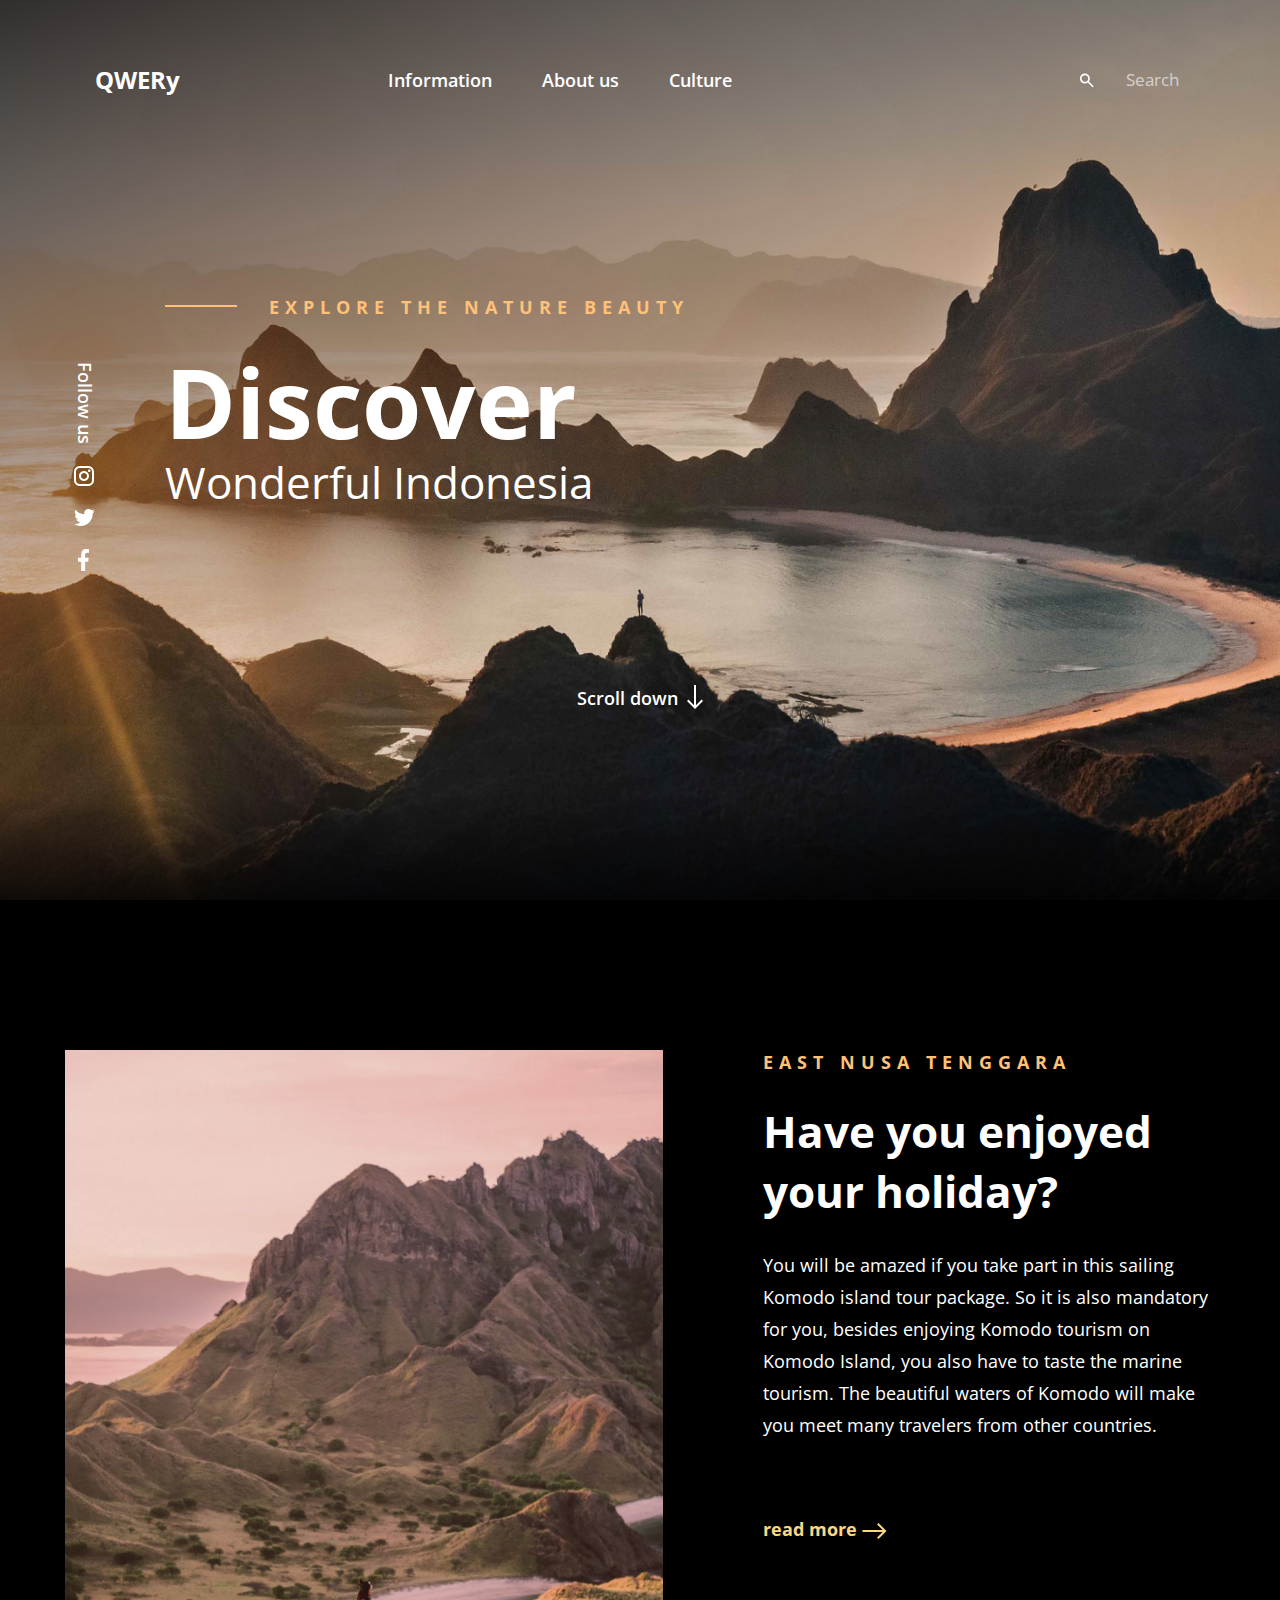
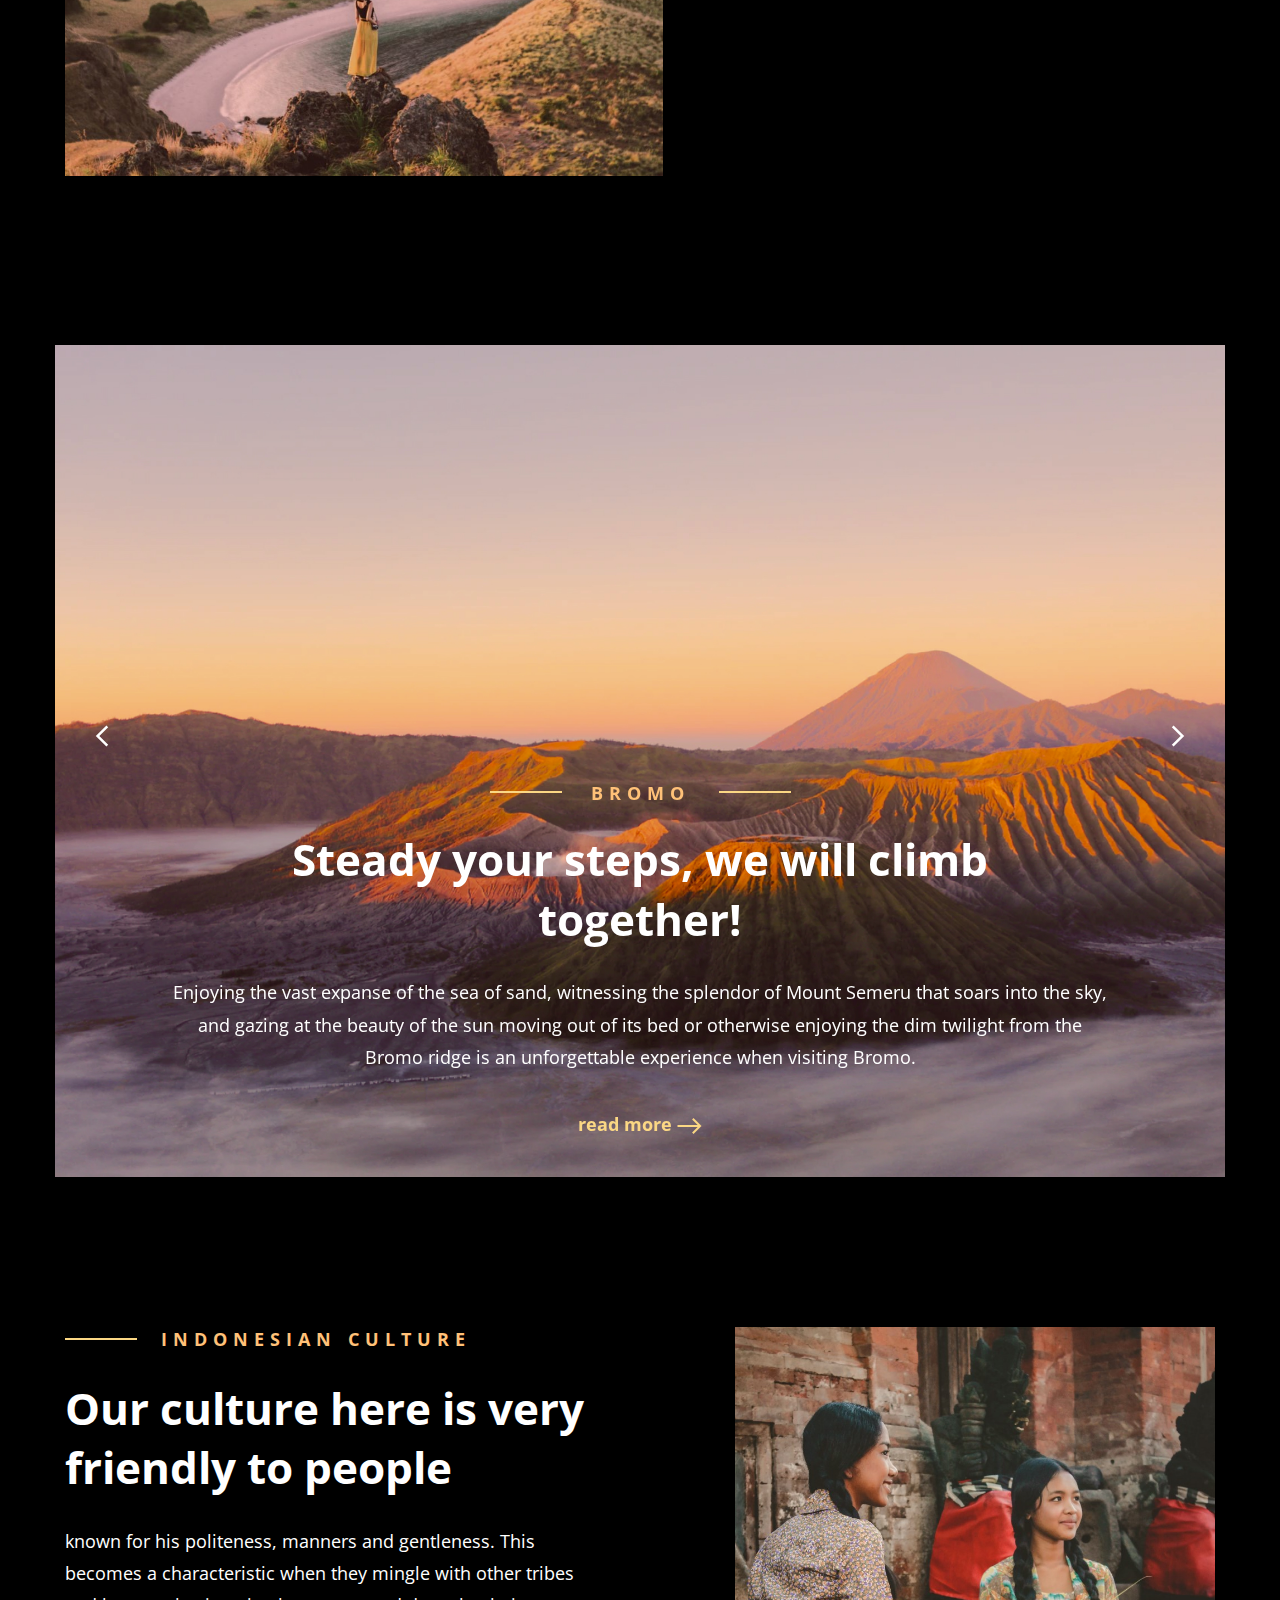
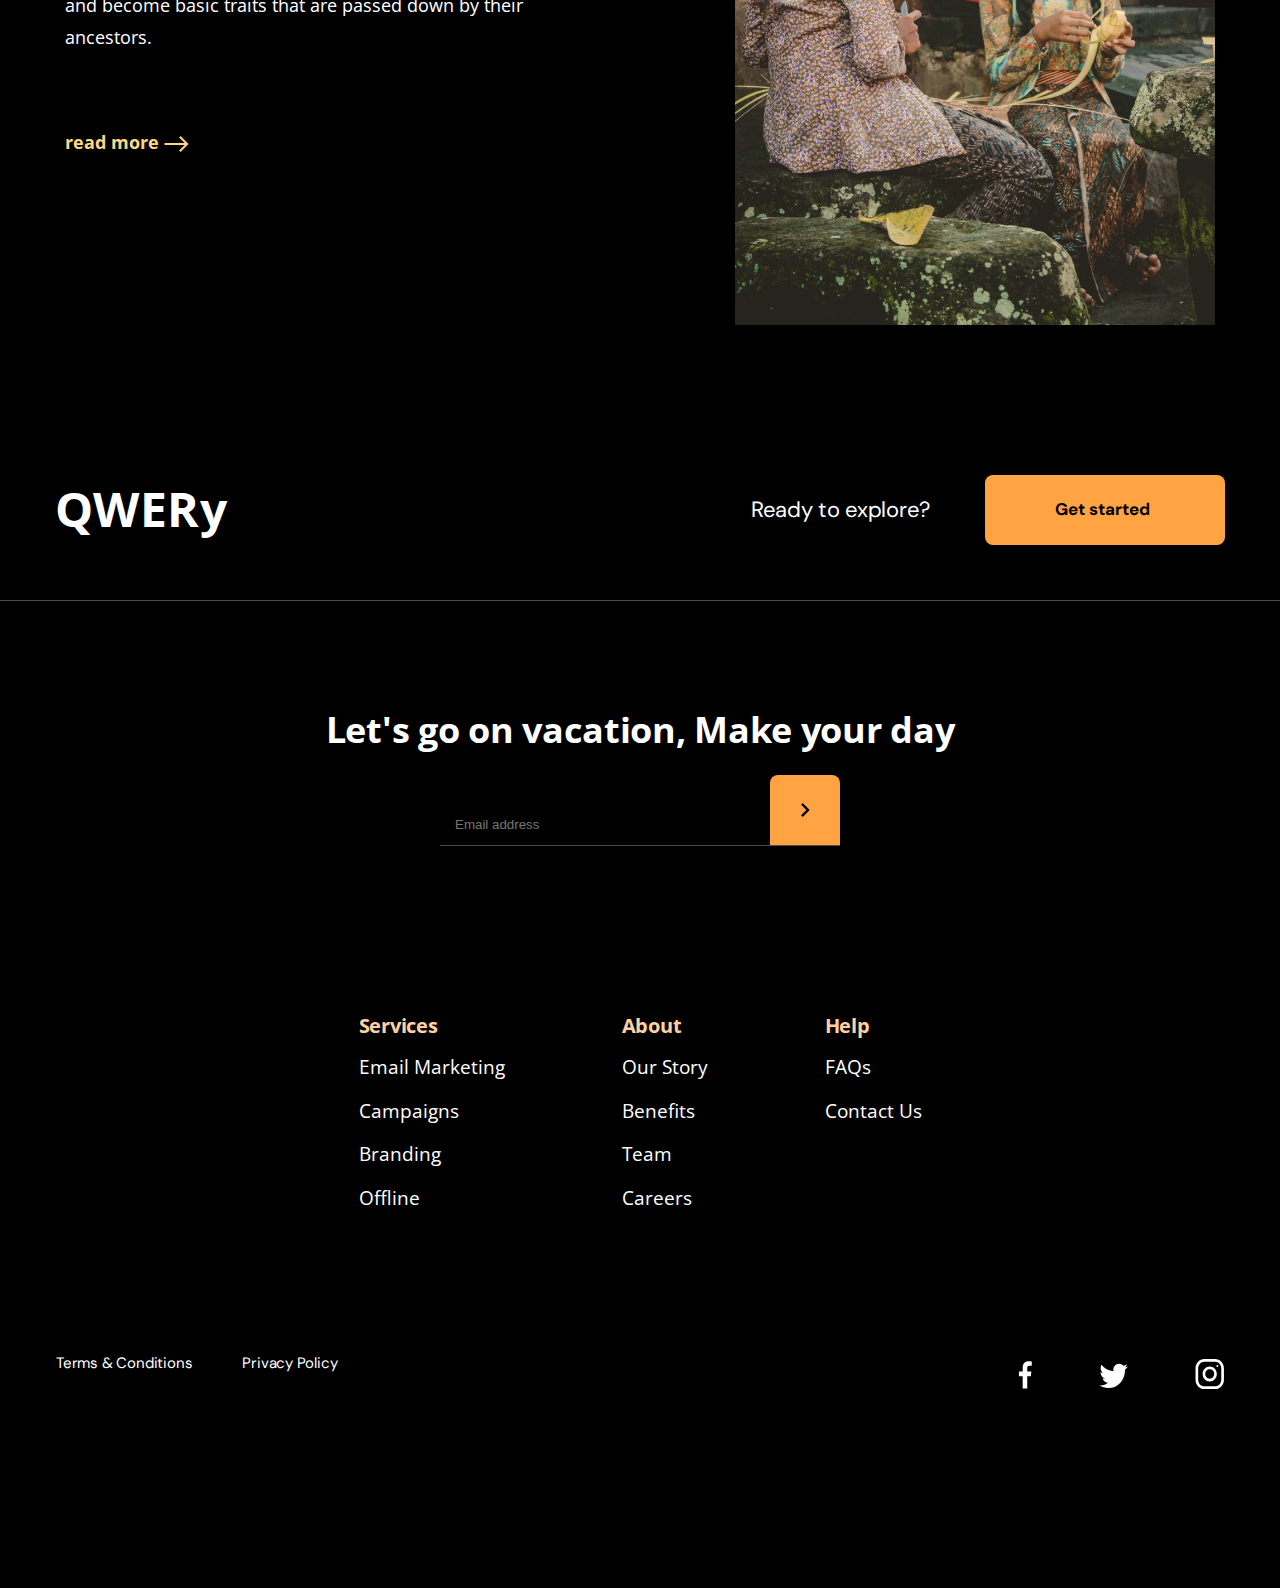
<file: index.html>
<!DOCTYPE html>
<html lang="en">

<head>
  <meta charset="UTF-8">
  <meta name="viewport" content="width=device-width, initial-scale=1.0">
  <meta http-equiv="X-UA-Compatible" content="ie=edge">
  <title>QWERy</title>
  <link rel="stylesheet" href="css/reset.css">
  <link rel="stylesheet" href="css/slick.css">
  <link rel="stylesheet" href="css/jquery.fancybox.css">
  <link rel="preconnect" href="https://fonts.googleapis.com">
  <link rel="preconnect" href="https://fonts.gstatic.com" crossorigin>
  <link
    href="https://fonts.googleapis.com/css2?family=DM+Sans:wght@400;700&family=Open+Sans:wght@400;600;700&family=Roboto:wght@300;700&display=swap"
    rel="stylesheet">
  <link rel="stylesheet" href="css/style.css">
</head>

<body>
  <header class="header">
    <div class="header-top top">
      <div class="menu-burger__header">
        <span></span>
      </div>
      <div class="top-column column-top logo">
        <div class="column-top-logo">QWERy</div>
      </div>
      <div class="top-column column-top">
        <nav class="column-top-menu menu">
          <ul class="menu-list">
            <li class="menu-list-item">
              <a class="menu-list-link" href="#Information">
                Information
              </a>
            </li>
            <li class="menu-list-item">
              <a class="menu-list-link" href="#About us">
                About us
              </a>
            </li>
            <li class="menu-list-item">
              <a class="menu-list-link" href="#Culture">
                Culture
              </a>
            </li>
          </ul>
        </nav>
      </div>
      <div class="top-column column-top column-search">
        <input class="search-input" type="search" id="search" name="search">
        <input class="column-top-search" type="submit" value="Search">
      </div>
    </div>
    <div class="header-content content-header">
      <div class="content-header-title header-body _main-title">
        <div class="header-body-subtitle _main-title-subtitle">
          explore the Nature Beauty
        </div>
        <h1 class="header-body-title _main-title-title">
          <span>Discover</span><br> Wonderful Indonesia
        </h1>
      </div>
      <div class="content-header-scroll scroll">
        <a href="#enjoy" class="scroll-down">
          <p class="scroll-text">
            Scroll down
          </p>
        </a>
      </div>
      <div class="content-header-social social">
        <div class="social-text social-item">
          Follow us
        </div>
        <a class="social-link social-item" href="#">
          <img class="social-img" src="images/header/instagram.svg" alt="instagram">
        </a>
        <a class="social-link social-item" href="#">
          <img class="social-img" src="images/header/twitter.svg" alt="twitter">
        </a>
        <a class="social-link social-item" href="#">
          <img class="social-img" src="images/header/facebook.svg" alt="facebook">
        </a>
      </div>
    </div>
  </header>


  <section class="enjoy">
    <a name="Information"></a>
    <div class="container">
      <div class="enjoy-body">
        <div class="enjoy-body-column enjoy-column enjoy-column-image">
          <img class="enjoy-column-img" id="enjoy" src="images/enjoy/enjoy.jpg" alt="Have you enjoyed your holiday?">
        </div>
        <div class="enjoy-body-column enjoy-column enjoy-column-content">
          <div class="enjoy-column-head enjoy-head _main-title">
            <div class="enjoy-head-subtitle _main-title-subtitle">
              EAST nUSA TENGGARA
            </div>
            <h2 class="enjoy-head-title _main-title-title">
              Have you enjoyed your holiday?
            </h2>
          </div>
          <p class="enjoy-column-text content-text">
            You will be amazed if you take part in this sailing Komodo island tour package. So it is also mandatory for
            you, besides enjoying Komodo tourism on Komodo Island, you also have to taste the marine tourism. The
            beautiful waters of Komodo will make you meet many travelers from other countries.
          </p>
          <p class="enjoy-column-more more">
            read more
          </p>
        </div>
      </div>
    </div>
  </section>

  <section class="bromo-slider slider">
    <a name="About us"></a>
    <div class="container">
      <div class="slider-body">
        <div class="slider-item item-slider">
          <img class="item-slider-img" src="images/bromo-slider/slider-img.jpg" alt="slider image">
          <div class="item-slider-content bromo-content">
            <div class="bromo-head-subtitle _main-title-subtitle">
              Bromo
            </div>
            <h2 class="bromo-head-title _main-title-title">
              Steady your steps, we will climb together!
            </h2>
            <p class="bromo-content-text content-text">
              Enjoying the vast expanse of the sea of ​​​​sand, witnessing the splendor of Mount Semeru that soars into
              the sky, and gazing at the beauty of the sun moving out of its bed or otherwise enjoying the dim twilight
              from the Bromo ridge is an unforgettable experience when visiting Bromo.
            </p>
            <p class="bromo-content-more more">
              read more
            </p>
          </div>
        </div>
        <div class="slider-item item-slider">
          <img class="item-slider-img" src="images/bromo-slider/slider-img.jpg" alt="slider image">
          <div class="item-slider-content bromo-content">
            <div class="bromo-head-subtitle _main-title-subtitle">
              Bromo
            </div>
            <h2 class="bromo-head-title _main-title-title">
              Steady your steps, we will climb together!
            </h2>
            <p class="bromo-content-text content-text">
              Enjoying the vast expanse of the sea of ​​​​sand, witnessing the splendor of Mount Semeru that soars into
              the sky, and gazing at the beauty of the sun moving out of its bed or otherwise enjoying the dim twilight
              from the Bromo ridge is an unforgettable experience when visiting Bromo.
            </p>
            <p class="bromo-content-more more">
              read more
            </p>
          </div>
        </div>
        <div class="slider-item item-slider">
          <img class="item-slider-img" src="images/bromo-slider/slider-img.jpg" alt="slider image">
          <div class="item-slider-content bromo-content">
            <div class="bromo-head-subtitle _main-title-subtitle">
              Bromo
            </div>
            <h2 class="bromo-head-title _main-title-title">
              Steady your steps, we will climb together!
            </h2>
            <p class="bromo-content-text content-text">
              Enjoying the vast expanse of the sea of ​​​​sand, witnessing the splendor of Mount Semeru that soars into
              the sky, and gazing at the beauty of the sun moving out of its bed or otherwise enjoying the dim twilight
              from the Bromo ridge is an unforgettable experience when visiting Bromo.
            </p>
            <p class="bromo-content-more more">
              read more
            </p>
          </div>
        </div>
      </div>
    </div>
  </section>

  <section class="culture">
    <a name="Culture"></a>
    <div class="container">
      <div class="culture-body body-culture">
        <div class="body-culture-content">
          <div class="culture-head-subtitle _main-title-subtitle">
            INDONESIAN CULTURE
          </div>
          <h2 class="culture-head-title _main-title-title">
            Our culture here is very friendly to people
          </h2>
          <p class="culture-content-text content-text">
            known for his politeness, manners and gentleness. This becomes a characteristic when they mingle with other
            tribes and become basic traits that are passed down by their ancestors.
          </p>
          <p class="culture-content-more more">
            read more
          </p>
        </div>
        <img class="body-culture-img" src="images/culture/culture-img.jpg" alt="INDONESIAN CULTURE">
      </div>
    </div>
  </section>

  <div class="getstarted">
    <div class="container">
      <div class="getstarted-body body-getstarted">
        <div class="body-getstarted-logo">
          QWERy
        </div>
        <div class="body-getstarted-content content-getstarted">
          <p class="content-getstarted-text">
            Ready to explore?
          </p>
          <a class="content-getstarted-btn" href="#">
            Get started
          </a>
        </div>
      </div>
    </div>
  </div>

  <footer class="footer">
    <div class="container">
      <div class="footer-top top-footer">
        <div class="top-footer-body footer-body">
          <div class="footer-body-column footer-column1">
            <h4 class="footer-column1-title">
              Let's go on vacation, Make your day
            </h4>
            <form action="" class="footer-column1-form">
              <input type="email" class="email-input" id="email" name="email" placeholder="Email address">
              <button type="submit" class="submit-form" value="">
            </form>
          </div>
          <div class="footer-body-column footer-column">
            <h6 class="footer-column-title">
              Services
            </h6>
            <ul class="footer-column-list footer-list">
              <li class="footer-list-item footer-item">
                <a class="footer-item-link" href="#">
                  Email Marketing
                </a>
              </li>
              <li class="footer-list-item footer-item">
                <a class="footer-item-link" href="#">
                  Campaigns
                </a>
              </li>
              <li class="footer-list-item footer-item">
                <a class="footer-item-link" href="#">
                  Branding
                </a>
              </li>
              <li class="footer-list-item footer-item">
                <a class="footer-item-link" href="#">
                  Offline
                </a>
              </li>
            </ul>
          </div>
          <div class="footer-body-column footer-column">
            <h6 class="footer-column-title">
              About
            </h6>
            <ul class="footer-column-list footer-list">
              <li class="footer-list-item footer-item">
                <a class="footer-item-link" href="#">
                  Our Story
                </a>
              </li>
              <li class="footer-list-item footer-item">
                <a class="footer-item-link" href="#">
                  Benefits
                </a>
              </li>
              <li class="footer-list-item footer-item">
                <a class="footer-item-link" href="#">
                  Team
                </a>
              </li>
              <li class="footer-list-item footer-item">
                <a class="footer-item-link" href="#">
                  Careers
                </a>
              </li>
            </ul>
          </div>
          <div class="footer-body-column footer-column">
            <h6 class="footer-column-title">
              Help
            </h6>
            <ul class="footer-column-list footer-list">
              <li class="footer-list-item footer-item">
                <a class="footer-item-link" href="#">
                  FAQs
                </a>
              </li>
              <li class="footer-list-item footer-item">
                <a class="footer-item-link" href="#">
                  Contact Us
                </a>
              </li>
            </ul>
          </div>
        </div>
      </div>
      <div class="footer-bottom bottom-footer">
        <div class="bottom-footer-inner footer-inner">
          <div class="footer-inner-content footer-content">
            <a class="footer-content-link content-link" href="#">
              <p class="content-link-text">
                Terms & Conditions
              </p>
            </a>
            <a class="footer-content-link content-link" href="#">
              <p class="content-link-text">
                Privacy Policy
              </p>
            </a>
          </div>
          <div class="footer-inner-social footer-social">
            <a class="footer-social-link social-footer" href="#">
              <img class="social-footer-img" src="images/footer/facebook.svg" alt="facebook">
            </a>
            <a class="footer-social-link social-footer" href="#">
              <img class="social-footer-img" src="images/footer/twitter.svg" alt="twitter">
            </a>
            <a class="footer-social-link social-footer" href="#">
              <img class="social-footer-img" src="images/footer/instagram.svg" alt="instagram">
            </a>
          </div>
        </div>
      </div>
    </div>
  </footer>



  <script src="https://ajax.googleapis.com/ajax/libs/jquery/3.4.1/jquery.min.js"></script>
  <script src="js/slick.min.js"></script>
  <script src="js/jquery.fancybox.min.js"></script>
  <script src="js/main.js"></script>
</body>

</html>
</file>
<file: css/style.css>
*,
*::after,
*::before{
    box-sizing: border-box;
    scroll-behavior: smooth;
}

a{
    text-decoration: none;
    color: inherit;
}

body {
    font-family: 'Open Sans', sans-serif;
    font-weight: 700;
    font-size: 64px;
    line-height: 136%;
    color: #fff;
    background: #000;
}
.container {
    max-width: 1490px;
    padding: 0 15px;
    margin: 0 auto;
}
.header {
    background-image: url(../images/header/Background.jpg);
    background-repeat: no-repeat;
    background-position: center;
    background-size: cover;
    height: 100vh;
}
.header-top {
    padding: 50px 85px;
    margin-bottom: 134px;
}
.top {
    display: flex;
    flex-wrap: wrap;
    align-items: center;
    justify-content: space-between;
}
.top-column {
    padding: 14px 10px;
}
.column-top-logo {
    font-size: 24px;
    line-height: 136%;
}
.menu-burger__header {
    position: absolute;
    top: 5px;
    left: 5px;
    display: none;
}
.menu-list {
    display: flex;
    flex-wrap: wrap;
    justify-content: space-between;
}
.menu-list-item {
    font-family: 'Open Sans', sans-serif;
    font-weight: 600;
    font-size: 18px;
    line-height: 139%;
    cursor: pointer;
}
.menu-list-item:not(:last-child){
    margin-right: 50px;
}
.column-search {
    display: flex;
    
}
.search-input {
    background: transparent;
    background-image: url(../images/header/search-icon.svg);
    background-repeat: no-repeat;
    border: none;
    outline: none;
    background-position: 140px 5px;
    color: #fff;
}
.search-input:focus{
    background-image:none;
   }
.column-top-search {
    font-family: Open Sans;
font-weight: 400;
font-size: 17px;
line-height: 135%;
background: transparent;
border: none;
color: inherit;
opacity: 0.6;
display: block;
position: relative;
cursor: pointer;
}
.header-content {
    position: relative;
}
.content-header-social {
    position: absolute;
    display: flex;
    flex-direction: column;
    justify-content: center;
    align-items: center;
    top: 95px;
    left: 43px;
}
.social-text {
    font-family: Open Sans;
font-weight: 600;
font-size: 18px;
line-height: 139%;
transform: rotate(90deg);
margin-bottom: 40px;
}
.social-link{
    font-size: 32px;
    line-height: 130%;
}
.content-header-title {
    max-width: 950px;
    margin: 0 auto;
    margin-bottom: 125px;
}
.header-body-subtitle {
    padding: 0 10px 0 104px;
    margin-bottom: 32px;
    position: relative;
}
.header-body-subtitle::before{
    content: '';
    position: absolute;
       width: 72px;
height: 2px;
left: 0px;
top: 10px;
background: #FFC178;
}
._main-title-subtitle {
    font-family: 'Open Sans', sans-serif;
    font-weight: 700;
font-size: 18px;
line-height: 139%;
letter-spacing: 6px;
text-transform: uppercase;
color: #FFC178;
}
.header-body-title span{
    font-family: 'Open Sans', sans-serif;
    font-weight: 700;
font-size: 96px;
line-height: 104%;
text-transform: capitalize;
color: #FFFFFF;
}
.header-body-title {
    font-family: 'Open Sans', sans-serif;
    font-weight: normal;
font-size: 88px;
line-height: 114%;
text-transform: capitalize;
}
.scroll-text {
        display: inline-block;
    font-family: Open Sans;
font-weight: 600;
font-size: 18px;
line-height: 167%;
position: relative;
padding-right: 25px;
cursor: pointer;
}
.content-header-scroll {
    text-align: center;
}
.scroll-text::after{
    position: absolute;
    content: url(../images/header/arrow_down.svg);
    right: 0;
    top: 2px;
}
.enjoy {
    padding-top: 250px;
    margin-bottom: 250px;
}
.enjoy-body {
    display: flex;
    margin: 0 -116px;
}
.enjoy-body-column {
    flex: 0 1 50%;
    padding: 0 116px;
}
.enjoy-column-img {
    object-fit: cover;
    max-width: 598px;
}
.enjoy-column-content{
    padding-top: 85px;
    padding-bottom: 85px;
}
.enjoy-column-content *:not(:last-child)  {
    margin-bottom: 27px;
}
.enjoy-head-title {
    font-weight: 700;
font-size: 64px;
line-height: 136%;
}
.content-text {
    font-weight: 400;
font-size: 18px;
line-height: 178%;
}
.more {
    display: inline-block;
    font-weight: 700;
font-size: 18px;
line-height: 139%;
color: #FBD784;
padding-right: 30px;
position: relative;
cursor: pointer;
}
.more::after{
    position: absolute;
    content: url(../images/enjoy/arrow-right.svg);
    top: 3px;
    right: 0;
}
.bromo-slider {
    margin-bottom: 250px;
}
.item-slider-img {
    object-fit: cover;
    max-width: 1460px;
    height: 100%;
}
.item-slider-content {
    display: flex;
    flex-direction: column;
    justify-content: center;
    align-items: center;
    margin-top: -550px;
}
.prev {
    position: absolute;
    top: 380px;
    left: 40px;
    z-index: 2;
}
.next {
    position: absolute;
    right: 40px;
    top: 380px;
    z-index: 2;
}
.bromo-head-subtitle {
    margin-bottom: 24px;
    padding: 0 101px;
    position: relative;
}
.bromo-head-subtitle::before{
    position: absolute;
    content: '';
    width: 72px;
height: 2px;
left: 0;
top: 10px;
background: #FBD784;
}
.bromo-head-subtitle::after{
    position: absolute;
    content: '';
    width: 72px;
height: 2px;
right: 0;
top: 10px;
background: #FBD784;
}
.bromo-head-title {
    max-width: 705px;
    margin-bottom: 27px;
    text-align: center;
}
.bromo-content-text {
    max-width: 934px;
    margin-bottom: 39px;
    text-align: center;
}
.bromo-content-more {
    padding-bottom: 40px;
}
.culture {
    margin-bottom: 250px;
}
.culture-body {
    display: flex;
}
.body-culture-content {
    flex: 0 1 50%;
    max-width: 632px;
    padding: 115px 43px;
}
.body-culture-content *:not(:last-child){
    margin-bottom: 27px;
}
.culture-head-subtitle {
    padding-left: 96px;
    position: relative;
}
.culture-head-subtitle::before{
    position: absolute;
    content: '';
    width: 72px;
height: 2px;
left: 0px;
top: 11px;
background: #FBD784;
}
.body-culture-img {
    max-width: 580px;
    flex: 0 1 50%;
    margin-left: auto;
}
.getstarted {
    padding-bottom: 55px;
    border-bottom: 1px solid rgba(255,255,255,0.3);
}
.getstarted-body {
    display: flex;
    justify-content: space-between;
    align-items: center;
}
.body-getstarted-logo {
    font-size: 48px;
line-height: 135%;
letter-spacing: 0.01em;
text-transform: capitalize;
}
.content-getstarted {
    display: flex;
    align-items: center;
}
.content-getstarted-text {
    font-family: DM Sans;
font-weight: 400;
font-size: 22px;
line-height: 132%;
letter-spacing: -0.3px;
padding: 20px 55px;
}
.content-getstarted-btn {
    font-family: DM Sans;
font-weight: 700;
font-size: 17px;
line-height: 129%;
color: #000000;
padding: 24px 75px 24px 70px;
background: #FFA343;
border-radius: 8px;
}
.footer-top {
   margin-bottom: 100px;
}
.footer-body {
    display: flex;
    padding-top: 55px;
}
.footer-column1 {
    flex: 0 1 34%;
    padding-right: 100px;
}
.footer-column1-form {
    display: flex;
    justify-content: space-between;
    border-bottom: 1px solid rgba(255,255,255,0.3);
}
.footer-column1-title {
    font-size: 36px;
line-height: 136%;
letter-spacing: -0.3px;
margin-bottom: 50px;
}
.email-input {
    background: transparent;
    border: none;
    outline: none;
    padding: 30px 132px 0px 15px;
    color: #fff;
}
.submit-form {
    background: transparent;
    border: none;
    background: #FFA343;
    border-radius: 8px 8px 0px 0px;
    width: 70px;
    height: 70px;
    position: relative;
    cursor: pointer;
}
.submit-form::before{
    position: absolute;
    content: url(../images/footer/next_icon.svg);
    top: 40%;
    left: 0;
    right: 0;
}
.footer-column {
    flex: 0 1 22%;
    padding-left: 92px;
    padding-right: 92px;
    padding-top: 30px;
}
.footer-column-title {
    font-size: 20px;
line-height: 0%;
letter-spacing: -0.231818px;
color: #FFD1A0;
margin-bottom: 20px;
}
.footer-list-item {
    line-height: 230%;
    font-size: 19px;
}
.footer-item {
    list-style: none;
}
.footer-item-link {
    font-weight: 400;
    font-size: 19px;
}
.footer-bottom {
    padding-bottom: 180px;
}
.bottom-footer-inner {
    padding: 0 41px;
}
.footer-inner {
    display: flex;
    justify-content: space-between;
    align-items: center;
}
.footer-content {
    display: flex;
}
.footer-content-link {
    cursor: pointer;
}
.content-link-text {
    font-family: DM Sans;
font-weight: 400;
font-size: 15px;
line-height: 133%;
letter-spacing: -0.204545px;
margin-right: 50px;
}
.footer-social-link:not(:last-child) {
    margin-right: 50px;
}
.social-footer {
    cursor: pointer;
}

@media (max-width: 1600px) {
    .enjoy {
        padding-top: 150px;
        margin-bottom: 150px;
    }
    .enjoy-body {
        display: flex;
        margin: 0;
    }
    .enjoy-body-column {
        flex: 0 1 50%;
        padding: 0 50px;
    }
    .slider-body {
        padding: 0 40px;
    }
    .prev {
        left: 80px;
    }
    .next {
        right: 80px;
    }
    .bromo-slider {
        margin-bottom: 150px;
    }
    .culture {
        margin-bottom: 150px;
    }
    .culture-body {
        justify-content: space-between;
    }
    .body-culture-img {
        max-width: 580px;
        flex: 0 1 50%;
        margin-left: 0;
        padding: 0 50px;
        object-fit: cover;
    }
    .body-culture-content {
        padding: 0 50px;
        max-width: 100%;
    }
    .getstarted-body {
        padding: 0 40px;
    }
    .footer-body {
        display: block;
        text-align: center;
    }
    .footer-column1 {
       display: flex;
       justify-content: space-between;
       align-items: center;
       margin-bottom: 150px;
    }
    .footer-column1-title {
        margin-bottom: 0;
        margin-top: 50px;
        padding-left: 50px;
    }
    .footer-column {
        display: inline-block;
        vertical-align: top;
        padding: 30px 50px 0;
        text-align: justify;
    }

}

@media (max-width: 1420px) {
    ._main-title-title {
        font-size: 44px;
        line-height: 136%;
    }
}

@media (max-width: 1300px) {
    .footer-column1 {
        display: block;
        padding-right: 0;
    }
    .footer-column1-form {
        margin: 0 auto;
        width: 400px;
    }
    .footer-column1-title {
        text-align: center;
        padding-left: 0;
        margin-bottom: 20px;
    }
}

@media (max-width: 1200px) {
    .content-header-social{
        position: absolute;
        display: flex;
        flex-direction: row;
        justify-content: center;
        align-items: center;
        top: 295px;
        left: 40%; 
    }
    .social-text {
        transform: rotate(0deg);
        margin-bottom: 0;
        padding-right: 10px;
    }
    .social-link{
        padding-right: 10px;
    }
    .enjoy-column-image, .body-culture-img {
        flex: 0 1 30%;
    }
    .enjoy-column-content, .body-culture-content {
        flex: 0 1 70%;
    }
    .enjoy-column-img, .body-culture-img {
        height: 400px;
    }
    .item-slider-img {
        height: 800px;
        opacity: 0.7;
        width: 100%;
    }
    .culture {
        margin-bottom: 100px;
    }
}

@media (max-width: 990px) {
    .header-body-title {
        font-size: 64px;
        text-align: center;
    }
    .header-body-title span{
        font-size: 84px;
    }
    .header-body-subtitle {
        padding-left: 10px;
        text-align: center;
    }
    .content-header-title {
        margin-bottom: 265px;
    }
    .culture-head-subtitle {
        padding-left: 0;
    }
    ._main-title-subtitle::before, ._main-title-subtitle::after{
        display: none;
     }
    .header-top {
        margin-bottom: 85px;
    }
    .header-content {
        padding: 0 20px;
    }
    ._main-title-title {
        font-size: 34px;
        line-height: 136%;
    }
    .slider-body {
        margin-bottom: 100px;
    }
    .enjoy, .bromo-slider, .culture {
        margin-bottom: 50px;
    }
}

@media (max-width: 900px) {
    .enjoy-body, .culture-body {
        flex-wrap: wrap;
    }
    .enjoy-column-image, .enjoy-column-content, .body-culture-content, .body-culture-img {
        flex: 0 1 100%;
    }
    .item-slider-img {
        height: 700px;
    }
    .prev {
        top: 50%;
        left: 15px;
     }
     .next {
         top: 50%;
         right: 15px;
     }
    .bromo-content-text {
        text-align: justify;
        padding: 0 10px;
    }
    .body-culture-img {
        max-width: 400px;
        order: -1;
        margin-bottom: 30px;
    }
    .getstarted-body {
        display: block;
        text-align: center;
    }
    .body-getstarted-logo {
        display: inline-block;
        margin-bottom: 30px;
        font-size: 42px;
    }
    .body-getstarted-content {
        display: block;
    }
    .culture {
        margin-bottom: 0;
    }
}

@media(max-width: 767px) {
    .menu-burger__header {
        position: relative; /* задаем относительное позиционирование */
        width: 30px; /* определяем размеры блока */
        height: 35px;
        display: block;
        margin-left: 10px;
    }
    .menu-burger__header span, .menu-burger__header:after, .menu-burger__header:before{
        height: 3px;
        width: 100%;
        position: absolute;
        background: #fff;
        margin: 0 auto;
    }
    .menu-burger__header span{
        top: 16px;
    }
    .menu-burger__header:after, .menu-burger__header:before{
        content: '';
    }
    .menu-burger__header:after{
        bottom: 5px;
    }
    .menu-burger__header:before{
        top: 5px;
    }
    .menu-list {
        display: block;
        position: absolute;
        z-index: 2;
        top: 100px;
        left: 0;
        background: #615D5A;
        box-shadow: rgb(145, 141, 141);
        width: 100%;
        box-shadow: 0 4px 2px -2px rgba(187, 183, 183, 0.17);
        left: -100%;
        transition: all 0.4s ease;
        overflow: auto;
    }
    .menu-list.open-menu {
        left: 0;
    }
    .menu-list-item {
        padding: 40px;
        padding-left: 50px;
    }
    .column-top-logo {
        padding-left: 0;
    }
    .menu-burger__header.open-menu span {
        opacity:0; 
        transition: 0.5s; 
    }
    .menu-burger__header.open-menu:before {
        transform: rotate(38deg);
        top: 16px;
        transition: 0.4s;
    }
    .menu-burger__header.open-menu:after {
        transform: rotate(-38deg);
        bottom: 16px;
        transition: 0.4s;
    }
    .fixed-page{
        overflow: hidden; /*запрещаем прокручивание страницы при открытом меню*/
    }
    .header-top {
        margin-bottom: 93px;
        padding: 25px 11px;
    }
    .content-header-social {
        margin-top: 130px;
    }
    .slider-body {
        padding: 0 10px;
    }
    .slick-slide { 
        margin: 0 10px;
    }
    .slider-item img { 
        max-width: 100%;
    }
    .enjoy {
        padding-top: 100px;
    }
}

@media (max-width: 700px) {
    .footer-column {
        padding: 30px 20px 0;
    }
    .footer-inner {
        flex-wrap: wrap;
        justify-content: center;
    }
    .content-link-text:first-child {
        margin-left: 50px;
    }
}

@media (max-width: 670px) {
    .header-body-title {
        font-size: 44px;
        text-align: center;
    }
    .header-body-title span{
        font-size: 64px;
    }
    .content-header-social{
        top: 225px;
        left: 0;
        right: 0;
    }
    .enjoy, {
        padding-top: 50px;
    }
    .enjoy-column, .body-culture-content {
        text-align: center;
    }
    .enjoy-body-column, .body-culture-content {
        padding: 0 10px;
    }
    .body-culture-img {
        display: inline-block;
        margin: 0 auto;
        margin-bottom: 20px;
    }
    .content-text {
        text-align: justify;
    }
    .bromo-head-title {
        padding: 0 5px;
        line-height: 134%;
    }
    .content-link-text:first-child {
        margin-left: 0px;
    }
    .content-link-text {
        margin: 0 15px;
    }
    .column-top-logo {
        padding-left: 74px;
    }
}

@media (max-width: 540px) {
    .column-top-logo {
        padding-left: 40px;
    }
    .menu-list-item {
        padding: 40px;
        padding-left: 50px;
    }
    .header-body-title {
        font-size: 34px;
        text-align: center;
    }
    .header-body-title span{
        font-size: 54px;
    }
    .item-slider-content {
        margin-top: -750px;
    }
    .item-slider-img {
        height: 800px;
    }
    .footer-body {
        text-align: justify;
    }
    .footer-bottom {
        padding-bottom: 50px;
    }
}

@media (max-width: 500px) {
   .header-top {
       flex-wrap: wrap;
       margin-bottom: 50px;
   }
   .logo {
       padding-left: 120px;
   }
   .column-search {
        margin-left: auto;
        margin-right: 40px;
   }
}

@media (max-width: 420px) {
    .header-body-title {
        font-size: 24px;
        text-align: center;
    }
    .header-body-title span{
        font-size: 44px;
    }
    .enjoy-column-img {
        height: 300px;
    }
    .body-culture-img {
        max-width: 300px;
        height: 300px;
    }
   .footer-column1-form {
       max-width: 300px;
   }
   .email-input {
       padding-right: 45px;
   }
   .submit-form {
       width: 60px;
       height: 60px;
   }
}

@media (max-width: 390px) {
    .enjoy-column-img {
        height: 250px;
    }
    .content-header-social {
       margin-top: 150px;
    }
    .header-body-subtitle {
        margin-bottom: 50px;
    }
    ._main-title-title {
        font-size: 28px;
    }
    .content-header-scroll {
        display: none;
    }
    .content-getstarted-text {
        padding: 15px;
    }
    .content-getstarted-btn {
        padding: 15px 30px;
    }
    .body-getstarted-logo {
        font-size: 36px;
        margin-bottom: 10px;
    }
    .footer-content {
        display: block;
    }
    .content-link-text {
        margin-bottom: 10px;
        text-align: center;
    }
    .footer-column1-title {
        font-size: 32px;
        margin-top: 20px;
    }
    .footer-column1 {
        margin-bottom: 50px;
    }
    .footer-column1-form {
        max-width: 320px;
    }
}

@media (max-width: 350px) {
    .column-top-logo {
        padding-left: 20px;
    }
    .footer-column {
        display: block;
    }
    .footer-column1 {
        margin-bottom: 50px;
    }
}

}

font-family: 'DM Sans', sans-serif;
font-family: 'Open Sans', sans-serif;
font-family: 'Roboto', sans-serif;
</file>
